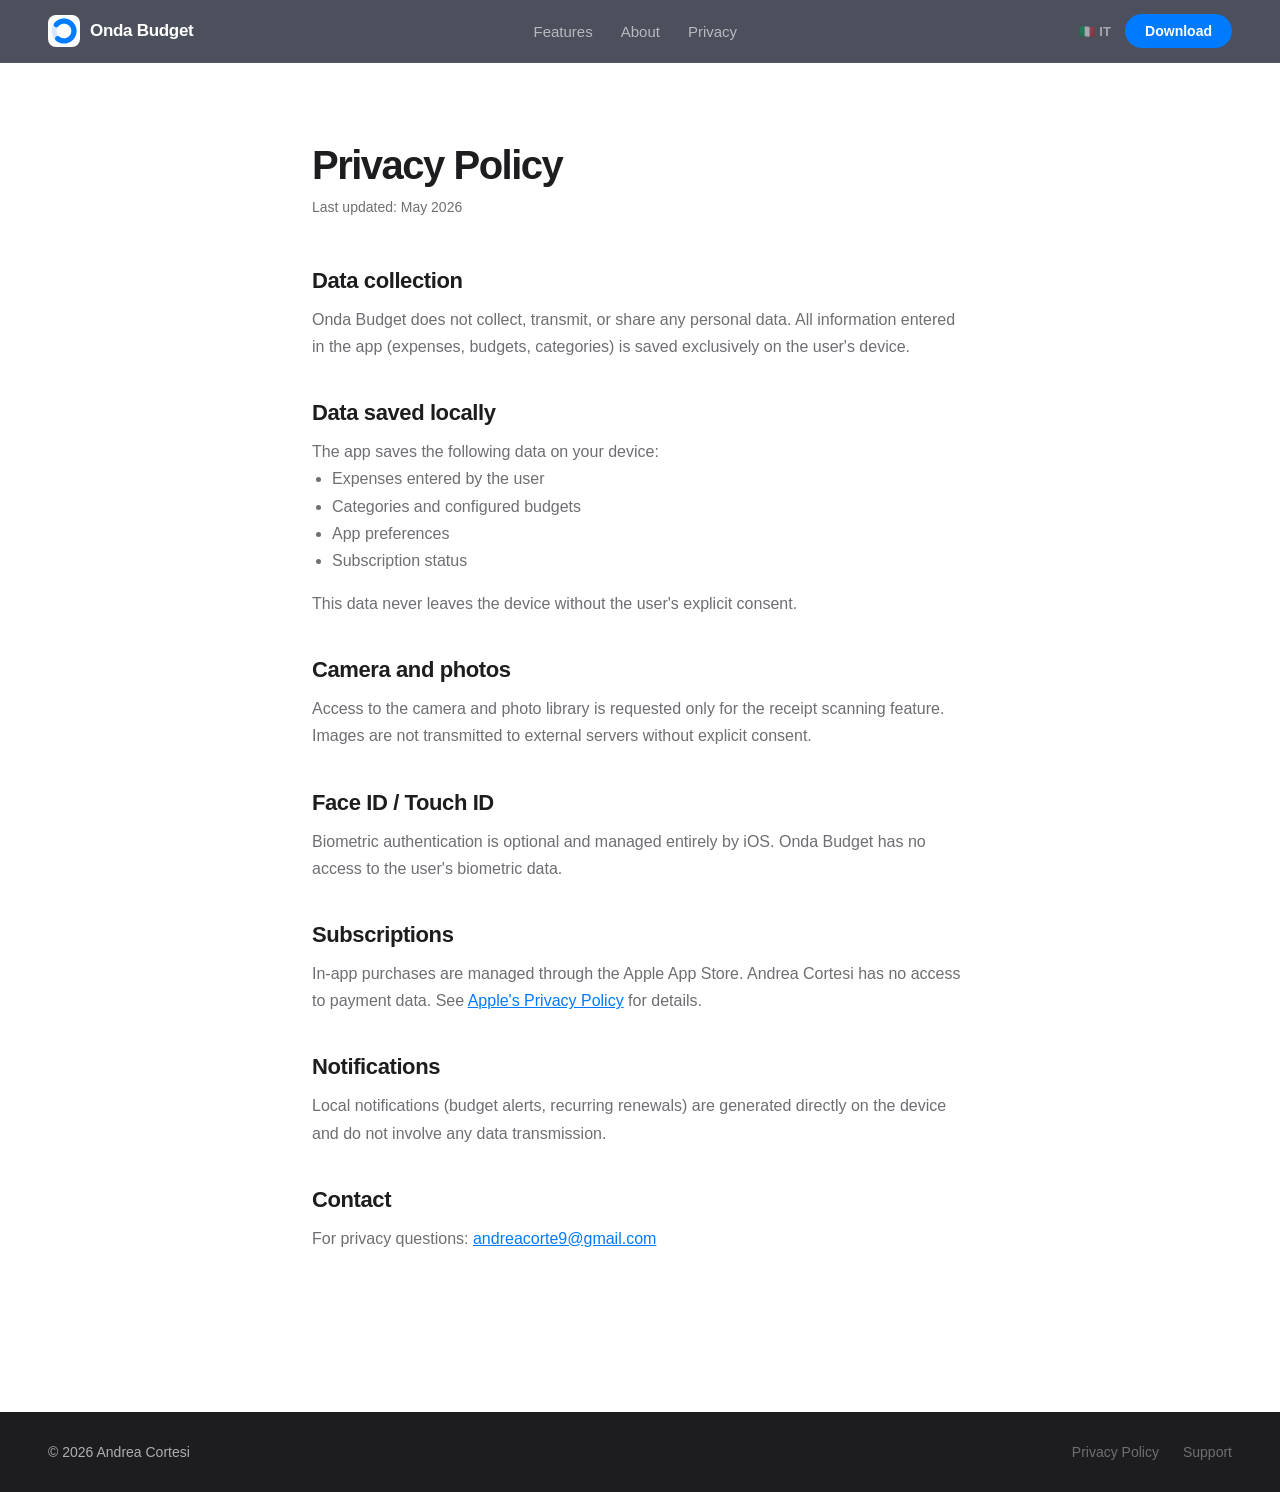
<file: privacy-en.html>
<!DOCTYPE html>
<html lang="en">
<head>
  <meta charset="UTF-8">
  <meta name="viewport" content="width=device-width, initial-scale=1.0">
  <title>Privacy Policy — Onda Budget</title>
  <meta name="description" content="Privacy policy for Onda Budget. Your data stays on your device. No servers, no tracking.">
  <meta name="robots" content="noindex, follow">
  <link rel="canonical" href="https://ondabudget.com/privacy-en.html">
  <meta name="theme-color" content="#007aff">
  <link rel="icon" type="image/png" href="assets/app-icon.png">
  <link rel="apple-touch-icon" href="assets/app-icon.png">
  <link rel="stylesheet" href="style.css">
</head>
<body>

<nav id="main-nav">
  <a href="en.html" class="nav-logo">
    <img src="assets/app-icon.png" alt="Onda Budget" class="nav-icon-img">
    <span class="nav-name">Onda Budget</span>
  </a>
  <div class="nav-links">
    <a href="en.html#features">Features</a>
    <a href="en.html#about">About</a>
    <a href="privacy-en.html">Privacy</a>
  </div>
  <div class="nav-right">
    <a href="privacy.html#forced" class="lang-switch" title="Switch to Italian">🇮🇹 IT</a>
    <a href="https://apps.apple.com/app/id6769332453" class="nav-cta" target="_blank" rel="noopener">Download</a>
  </div>
</nav>

<div class="privacy-content">
  <h1>Privacy Policy</h1>
  <p class="updated">Last updated: May 2026</p>

  <h2>Data collection</h2>
  <p>Onda Budget does not collect, transmit, or share any personal data. All information entered in the app (expenses, budgets, categories) is saved exclusively on the user's device.</p>

  <h2>Data saved locally</h2>
  <p>The app saves the following data on your device:</p>
  <ul>
    <li>Expenses entered by the user</li>
    <li>Categories and configured budgets</li>
    <li>App preferences</li>
    <li>Subscription status</li>
  </ul>
  <p>This data never leaves the device without the user's explicit consent.</p>

  <h2>Camera and photos</h2>
  <p>Access to the camera and photo library is requested only for the receipt scanning feature. Images are not transmitted to external servers without explicit consent.</p>

  <h2>Face ID / Touch ID</h2>
  <p>Biometric authentication is optional and managed entirely by iOS. Onda Budget has no access to the user's biometric data.</p>

  <h2>Subscriptions</h2>
  <p>In-app purchases are managed through the Apple App Store. Andrea Cortesi has no access to payment data. See <a href="https://www.apple.com/legal/privacy/" target="_blank" rel="noopener">Apple's Privacy Policy</a> for details.</p>

  <h2>Notifications</h2>
  <p>Local notifications (budget alerts, recurring renewals) are generated directly on the device and do not involve any data transmission.</p>

  <h2>Contact</h2>
  <p>For privacy questions: <a href="mailto:andreacorte9@gmail.com">andreacorte9@gmail.com</a></p>
</div>

<footer>
  <span>© 2026 Andrea Cortesi</span>
  <div class="footer-links">
    <a href="privacy-en.html">Privacy Policy</a>
    <a href="mailto:andreacorte9@gmail.com">Support</a>
  </div>
</footer>

<script src="script.js"></script>
</body>
</html>
</file>
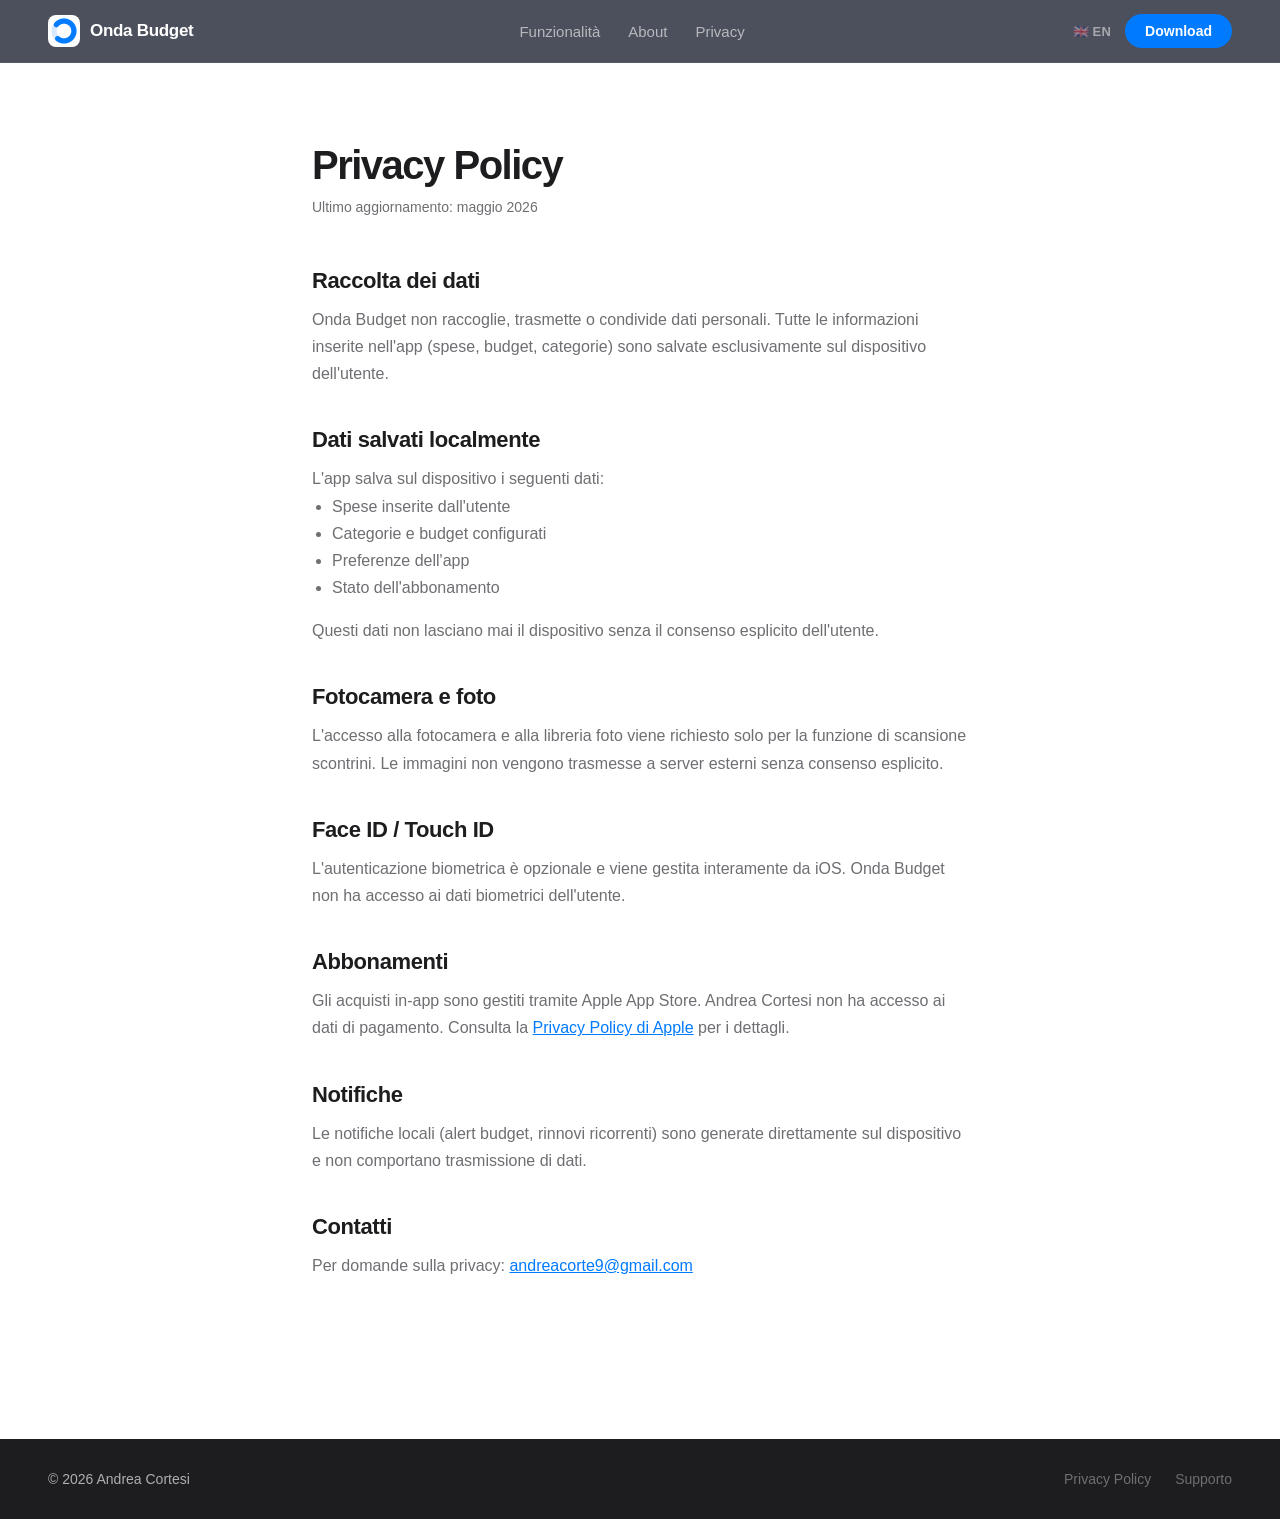
<file: privacy.html>
<!DOCTYPE html>
<html lang="it">
<head>
  <meta charset="UTF-8">
  <meta name="viewport" content="width=device-width, initial-scale=1.0">
  <title>Privacy Policy — Onda Budget</title>
  <meta name="description" content="Privacy policy di Onda Budget. I tuoi dati rimangono sul tuo dispositivo. Nessun server, nessun tracking.">
  <meta name="robots" content="noindex, follow">
  <link rel="canonical" href="https://ondabudget.com/privacy.html">
  <meta name="theme-color" content="#007aff">
  <link rel="icon" type="image/png" href="assets/app-icon.png">
  <link rel="apple-touch-icon" href="assets/app-icon.png">
  <link rel="stylesheet" href="style.css">
</head>
<body>

<nav id="main-nav">
  <a href="index.html" class="nav-logo">
    <img src="assets/app-icon.png" alt="Onda Budget" class="nav-icon-img">
    <span class="nav-name">Onda Budget</span>
  </a>
  <div class="nav-links">
    <a href="index.html#features">Funzionalità</a>
    <a href="index.html#about">About</a>
    <a href="privacy.html">Privacy</a>
  </div>
  <div class="nav-right">
    <a href="privacy-en.html#forced" class="lang-switch" title="Switch to English">🇬🇧 EN</a>
    <a href="https://apps.apple.com/app/id6769332453" class="nav-cta" target="_blank" rel="noopener">Download</a>
  </div>
</nav>

<div class="privacy-content">
  <h1>Privacy Policy</h1>
  <p class="updated">Ultimo aggiornamento: maggio 2026</p>

  <h2>Raccolta dei dati</h2>
  <p>Onda Budget non raccoglie, trasmette o condivide dati personali. Tutte le informazioni inserite nell'app (spese, budget, categorie) sono salvate esclusivamente sul dispositivo dell'utente.</p>

  <h2>Dati salvati localmente</h2>
  <p>L'app salva sul dispositivo i seguenti dati:</p>
  <ul>
    <li>Spese inserite dall'utente</li>
    <li>Categorie e budget configurati</li>
    <li>Preferenze dell'app</li>
    <li>Stato dell'abbonamento</li>
  </ul>
  <p>Questi dati non lasciano mai il dispositivo senza il consenso esplicito dell'utente.</p>

  <h2>Fotocamera e foto</h2>
  <p>L'accesso alla fotocamera e alla libreria foto viene richiesto solo per la funzione di scansione scontrini. Le immagini non vengono trasmesse a server esterni senza consenso esplicito.</p>

  <h2>Face ID / Touch ID</h2>
  <p>L'autenticazione biometrica è opzionale e viene gestita interamente da iOS. Onda Budget non ha accesso ai dati biometrici dell'utente.</p>

  <h2>Abbonamenti</h2>
  <p>Gli acquisti in-app sono gestiti tramite Apple App Store. Andrea Cortesi non ha accesso ai dati di pagamento. Consulta la <a href="https://www.apple.com/legal/privacy/it/" target="_blank" rel="noopener">Privacy Policy di Apple</a> per i dettagli.</p>

  <h2>Notifiche</h2>
  <p>Le notifiche locali (alert budget, rinnovi ricorrenti) sono generate direttamente sul dispositivo e non comportano trasmissione di dati.</p>

  <h2>Contatti</h2>
  <p>Per domande sulla privacy: <a href="mailto:andreacorte9@gmail.com">andreacorte9@gmail.com</a></p>
</div>

<footer>
  <span>© 2026 Andrea Cortesi</span>
  <div class="footer-links">
    <a href="privacy.html">Privacy Policy</a>
    <a href="mailto:andreacorte9@gmail.com">Supporto</a>
  </div>
</footer>

<script src="script.js"></script>
</body>
</html>
</file>
<file: style.css>
*, *::before, *::after { margin: 0; padding: 0; box-sizing: border-box; }

:root {
  --blue: #007aff;
  --purple: #5856d6;
  --green: #34c759;
  --orange: #ff9500;
  --red: #ff3b30;
  --text: #1d1d1f;
  --text-secondary: #6e6e73;
  --text-tertiary: #aeaeb2;
  --bg: #f5f5f7;
  --border: rgba(0,0,0,0.06);
  --hero-bg: #060d1e;
}

html { scroll-behavior: smooth; }
body { font-family: -apple-system, BlinkMacSystemFont, 'SF Pro Display', 'Helvetica Neue', sans-serif; color: var(--text); background: #fff; -webkit-font-smoothing: antialiased; }

/* ─── NAV ─────────────────────────────── */
nav {
  position: sticky; top: 0; z-index: 100;
  background: rgba(6,13,30,0.72);
  backdrop-filter: blur(24px);
  -webkit-backdrop-filter: blur(24px);
  border-bottom: 1px solid rgba(255,255,255,0.06);
  padding: 14px 48px;
  display: flex; justify-content: space-between; align-items: center;
  transition: background 0.3s, box-shadow 0.3s;
}
nav.scrolled {
  background: rgba(255,255,255,0.88);
  border-bottom-color: rgba(0,0,0,0.06);
  box-shadow: 0 2px 20px rgba(0,0,0,0.08);
}
nav.scrolled .nav-name { color: var(--text); }
nav.scrolled .nav-links a { color: var(--text-secondary); }
nav.scrolled .nav-links a:hover { color: var(--text); }
.nav-logo { display: flex; align-items: center; gap: 10px; text-decoration: none; }
.nav-icon-img { width: 32px; height: 32px; border-radius: 8px; flex-shrink: 0; }
.nav-name { font-weight: 700; font-size: 17px; letter-spacing: -0.3px; color: #fff; transition: color 0.3s; }
.nav-links { display: flex; gap: 28px; }
.nav-links a { font-size: 15px; color: rgba(255,255,255,0.6); text-decoration: none; transition: color 0.2s; }
.nav-links a:hover { color: #fff; }
.nav-right { display: flex; align-items: center; gap: 12px; }
.lang-switch { font-size: 13px; font-weight: 600; color: rgba(255,255,255,0.5); text-decoration: none; letter-spacing: 0.2px; transition: color 0.2s; padding: 4px 2px; }
.lang-switch:hover { color: rgba(255,255,255,0.9); }
nav.scrolled .lang-switch { color: var(--text-secondary); }
nav.scrolled .lang-switch:hover { color: var(--text); }
.nav-cta { background: var(--blue); color: #fff; padding: 9px 20px; border-radius: 22px; font-size: 14px; font-weight: 600; text-decoration: none; transition: opacity 0.2s; }
.nav-cta:hover { opacity: 0.85; }

/* ─── HERO ─────────────────────────────── */
@keyframes orb-drift-1 {
  0%, 100% { transform: translate(0, 0) scale(1); }
  25%  { transform: translate(50px, -40px) scale(1.08); }
  60%  { transform: translate(-30px, 30px) scale(0.94); }
}
@keyframes orb-drift-2 {
  0%, 100% { transform: translate(0, 0) scale(1); }
  40%  { transform: translate(-60px, 50px) scale(1.12); }
  75%  { transform: translate(40px, -20px) scale(0.92); }
}
@keyframes orb-drift-3 {
  0%, 100% { transform: translate(0, 0); }
  50%  { transform: translate(30px, -60px); }
}
@keyframes gradient-shift {
  0%   { background-position: 0% 50%; }
  50%  { background-position: 100% 50%; }
  100% { background-position: 0% 50%; }
}
@keyframes ticker-scroll {
  0%   { transform: translateX(0); }
  100% { transform: translateX(-50%); }
}

.hero {
  background: var(--hero-bg);
  padding: 0;
  text-align: center;
  position: relative; overflow: hidden;
}
.hero-glow {
  position: absolute; border-radius: 50%; pointer-events: none;
  filter: blur(90px); will-change: transform;
}
.hero-glow--blue {
  width: 700px; height: 600px;
  background: radial-gradient(circle, rgba(0,122,255,0.28) 0%, transparent 65%);
  top: -160px; left: 50%; margin-left: -400px;
  animation: orb-drift-1 14s ease-in-out infinite;
}
.hero-glow--purple {
  width: 500px; height: 500px;
  background: radial-gradient(circle, rgba(88,86,214,0.22) 0%, transparent 65%);
  bottom: 40px; right: -100px;
  animation: orb-drift-2 18s ease-in-out infinite 2s;
}
.hero-glow--teal {
  width: 320px; height: 320px;
  background: radial-gradient(circle, rgba(52,199,89,0.12) 0%, transparent 65%);
  top: 40%; left: 5%;
  animation: orb-drift-3 20s ease-in-out infinite 4s;
}
.hero-dots {
  position: absolute; inset: 0; z-index: 0; pointer-events: none;
  background-image: radial-gradient(rgba(255,255,255,0.07) 1px, transparent 1px);
  background-size: 30px 30px;
  -webkit-mask-image: radial-gradient(ellipse 80% 80% at 50% 50%, black 40%, transparent 100%);
  mask-image: radial-gradient(ellipse 80% 80% at 50% 50%, black 40%, transparent 100%);
}

.hero-content {
  position: relative; z-index: 2;
  padding: 120px 48px 80px;
}

.hero-badge {
  display: inline-flex; align-items: center; gap: 8px;
  background: rgba(0,122,255,0.15);
  border: 1px solid rgba(0,122,255,0.3);
  color: #5aabff;
  padding: 8px 20px; border-radius: 24px;
  font-size: 13px; font-weight: 600; letter-spacing: 0.3px;
  margin-bottom: 36px;
}
.hero h1 {
  font-size: clamp(48px, 7vw, 88px);
  font-weight: 800; letter-spacing: -4px; line-height: 0.96;
  margin-bottom: 28px; color: #fff;
}
.gradient-text {
  background: linear-gradient(90deg, #5aabff 0%, #a78bfa 40%, #34d399 70%, #5aabff 100%);
  background-size: 300% 300%;
  -webkit-background-clip: text;
  -webkit-text-fill-color: transparent;
  background-clip: text;
  animation: gradient-shift 5s ease infinite;
}
.hero-sub {
  font-size: clamp(16px, 1.8vw, 19px);
  color: rgba(255,255,255,0.5);
  line-height: 1.7; max-width: 500px;
  margin: 0 auto 52px; font-weight: 400;
}
.hero-cta {
  display: flex; justify-content: center;
  margin-bottom: 20px;
}
.btn-appstore {
  background: #fff; color: var(--text);
  padding: 16px 34px; border-radius: 18px;
  display: flex; align-items: center; gap: 14px;
  text-decoration: none;
  box-shadow: 0 0 0 1px rgba(255,255,255,0.1), 0 12px 40px rgba(0,0,0,0.5);
  transition: transform 0.2s, box-shadow 0.2s;
}
.btn-appstore:hover { transform: translateY(-3px); box-shadow: 0 0 0 1px rgba(255,255,255,0.15), 0 20px 60px rgba(0,0,0,0.6); }
.btn-appstore-icon { width: 24px; height: 24px; flex-shrink: 0; fill: var(--text); }
.btn-appstore-text small { display: block; font-size: 11px; font-weight: 400; color: var(--text-secondary); }
.btn-appstore-text strong { display: block; font-size: 18px; font-weight: 700; letter-spacing: -0.4px; color: var(--text); }

.hero-qr {
  display: flex; flex-direction: column; align-items: center; gap: 6px;
  margin-bottom: 32px;
}
#qr-canvas { border-radius: 8px; opacity: 0.7; }
.qr-label { font-size: 11px; color: rgba(255,255,255,0.25); font-weight: 500; }

.hero-trust {
  display: flex; justify-content: center; align-items: center;
  gap: 14px; flex-wrap: wrap;
  font-size: 13px; color: rgba(255,255,255,0.28);
  font-weight: 500; letter-spacing: 0.1px;
}
.trust-sep { opacity: 0.3; }

/* ── TICKER */
.hero-ticker { display: none; }
.hero-ticker-hidden {
  position: relative; z-index: 2;
  height: 48px;
  overflow: hidden;
  border-top: 1px solid rgba(255,255,255,0.06);
  background: rgba(255,255,255,0.025);
  -webkit-mask-image: linear-gradient(90deg, transparent 0%, black 6%, black 94%, transparent 100%);
  mask-image: linear-gradient(90deg, transparent 0%, black 6%, black 94%, transparent 100%);
}
.ticker-track {
  position: absolute; top: 0; left: 0;
  height: 100%;
  display: flex; flex-wrap: nowrap; align-items: center;
  gap: 20px;
  animation: ticker-scroll 40s linear infinite;
  will-change: transform;
}
.tick-item {
  font-size: 13px; color: rgba(255,255,255,0.28);
  white-space: nowrap; flex-shrink: 0;
  font-weight: 500;
}
.tick-item strong { color: rgba(255,255,255,0.58); font-weight: 700; }
.tick-sep { color: rgba(255,255,255,0.1); font-size: 14px; flex-shrink: 0; user-select: none; }

/* ─── WAVE ─────────────────────────────── */
.wave--dark { display: block; width: 100%; overflow: hidden; line-height: 0; background: var(--hero-bg); }
.wave-to-blue { display: block; width: 100%; overflow: hidden; line-height: 0; background: #fff; }

/* ─── FEATURES ─────────────────────────── */
.features { background: #fff; padding: 100px 48px 110px; }
.section-eyebrow {
  font-size: 12px; color: var(--blue); font-weight: 700;
  letter-spacing: 2px; text-transform: uppercase;
  text-align: center; margin-bottom: 16px;
}
.section-title {
  font-size: clamp(30px, 3.8vw, 48px); font-weight: 800;
  letter-spacing: -1.5px; text-align: center;
  margin-bottom: 56px; line-height: 1.1; color: var(--text);
}

/* bento — 6-col asymmetric */
.features-bento {
  display: grid;
  grid-template-columns: repeat(6, 1fr);
  gap: 16px; max-width: 940px; margin: 0 auto;
}
.feat-card--budget   { grid-column: span 4; }
.feat-card--privacy  { grid-column: span 2; }
.feat-card--stats    { grid-column: span 3; }
.feat-card--recurring { grid-column: span 3; }

.feat-card {
  border-radius: 24px; padding: 0;
  border: 1px solid rgba(0,0,0,0.06);
  overflow: hidden;
  opacity: 0; transform: translateY(24px);
  transition: opacity 0.6s ease, transform 0.6s ease, box-shadow 0.25s;
  display: flex; flex-direction: column;
}
.feat-card:hover { box-shadow: 0 12px 40px rgba(0,0,0,0.1); transform: translateY(-2px) !important; }
.feat-card.visible { opacity: 1; transform: translateY(0); }

/* per-card color themes */
.feat-card--budget   { background: linear-gradient(160deg, #f0f7ff 0%, #fafbff 100%); border-color: rgba(0,122,255,0.1); }
.feat-card--privacy  { background: linear-gradient(160deg, #fff8f0 0%, #fffcf9 100%); border-color: rgba(255,149,0,0.1); }
.feat-card--stats    { background: linear-gradient(160deg, #f3f0ff 0%, #fafaff 100%); border-color: rgba(88,86,214,0.1); }
.feat-card--recurring { background: linear-gradient(160deg, #f0fbf3 0%, #fafffe 100%); border-color: rgba(52,199,89,0.1); }

/* top accent line */
.feat-card-accent { height: 3px; flex-shrink: 0; }
.feat-card--budget   .feat-card-accent { background: linear-gradient(90deg, var(--blue), #5aabff); }
.feat-card--privacy  .feat-card-accent { background: linear-gradient(90deg, var(--orange), #ffcc00); }
.feat-card--stats    .feat-card-accent { background: linear-gradient(90deg, var(--purple), #a78bfa); }
.feat-card--recurring .feat-card-accent { background: linear-gradient(90deg, var(--green), #34d399); }

/* visual preview area */
.feat-visual {
  padding: 20px 24px 16px;
  flex-shrink: 0;
}

/* text area */
.feat-card-body { padding: 0 24px 28px; flex: 1; }
.feat-icon { font-size: 28px; margin-bottom: 10px; display: block; }
.feat-title { font-size: 18px; font-weight: 700; margin-bottom: 8px; letter-spacing: -0.4px; line-height: 1.2; }
.feat-desc { font-size: 14px; color: var(--text-secondary); line-height: 1.6; }

/* ── Progress bars (budget) */
.prog-rows { display: flex; flex-direction: column; gap: 10px; }
.prog-row { display: flex; align-items: center; gap: 10px; }
.prog-label { font-size: 12px; color: var(--text-secondary); width: 96px; flex-shrink: 0; font-weight: 500; }
.prog-track { flex: 1; height: 7px; background: rgba(0,0,0,0.07); border-radius: 4px; overflow: hidden; }
.prog-fill { height: 100%; background: var(--blue); border-radius: 4px; }
.prog-fill--warn { background: var(--orange); }
.prog-fill--over { background: var(--red); }
.prog-fill--ok   { background: var(--green); }
.prog-pct { font-size: 11px; font-weight: 700; color: var(--text-tertiary); width: 34px; text-align: right; flex-shrink: 0; }
.prog-pct--warn { color: var(--orange); }
.prog-pct--over { color: var(--red); }

/* ── Mini bar chart (stats) */
.mini-chart { display: flex; align-items: flex-end; gap: 5px; height: 72px; }
.mini-bar { flex: 1; height: var(--h); background: rgba(88,86,214,0.2); border-radius: 3px 3px 0 0; }
.mini-bar--today { background: var(--purple); }
.mini-chart-total { margin-top: 10px; font-size: 15px; font-weight: 800; color: var(--text); letter-spacing: -0.4px; }
.mini-chart-total span { font-size: 12px; font-weight: 400; color: var(--text-tertiary); margin-left: 4px; }

/* ── Recurring list */
.rec-row {
  display: flex; align-items: center; gap: 8px;
  padding: 9px 12px; border-radius: 12px;
  background: rgba(255,255,255,0.7);
  margin-bottom: 6px;
  border: 1px solid rgba(0,0,0,0.04);
}
.rec-row:last-child { margin-bottom: 0; }
.rec-row--soon { background: rgba(255,149,0,0.08); border-color: rgba(255,149,0,0.15); }
.rec-icon { font-size: 14px; flex-shrink: 0; }
.rec-name { flex: 1; font-size: 13px; font-weight: 600; color: var(--text); }
.rec-date { font-size: 11px; color: var(--text-tertiary); margin-right: 4px; }
.rec-date--soon { color: var(--orange); font-weight: 700; }
.rec-amt { font-size: 13px; font-weight: 700; color: var(--text); }

/* ── Privacy checklist */
.priv-badge {
  display: inline-block;
  background: rgba(255,149,0,0.12);
  color: #c87000;
  padding: 6px 12px; border-radius: 10px;
  font-size: 12px; font-weight: 700;
  margin-bottom: 14px;
}
.priv-checks { display: flex; flex-direction: column; gap: 7px; }
.priv-check { font-size: 13px; color: var(--text-secondary); font-weight: 500; display: flex; align-items: center; gap: 7px; }
.priv-tick { color: var(--green); font-weight: 800; font-size: 14px; }

/* ─── ABOUT ─────────────────────────────── */
.about {
  background: linear-gradient(135deg, var(--blue) 0%, var(--purple) 100%);
  padding: 100px 48px; color: #fff; text-align: center;
  position: relative; overflow: hidden;
}
.about::before {
  content: '';
  position: absolute; bottom: -100px; right: -80px;
  width: 500px; height: 500px;
  background: rgba(255,255,255,0.05); border-radius: 50%;
}
.about::after {
  content: '';
  position: absolute; top: -80px; left: -80px;
  width: 350px; height: 350px;
  background: rgba(255,255,255,0.04); border-radius: 50%;
}
.about-icon {
  width: 72px; height: 72px; border-radius: 18px;
  margin-bottom: 28px; position: relative; z-index: 1;
  box-shadow: 0 8px 32px rgba(0,0,0,0.3), 0 0 0 1px rgba(255,255,255,0.15);
}
.about h2 { font-size: clamp(30px, 4vw, 52px); font-weight: 800; letter-spacing: -2px; margin-bottom: 20px; line-height: 1.08; position: relative; z-index: 1; }
.about p { font-size: 17px; opacity: 0.78; max-width: 460px; margin: 0 auto 32px; line-height: 1.7; position: relative; z-index: 1; }
.about-pills {
  display: flex; justify-content: center; gap: 10px; flex-wrap: wrap;
  margin-bottom: 40px; position: relative; z-index: 1;
}
.about-pill {
  background: rgba(255,255,255,0.12);
  border: 1px solid rgba(255,255,255,0.2);
  color: rgba(255,255,255,0.85);
  padding: 6px 16px; border-radius: 20px;
  font-size: 13px; font-weight: 600;
}
.about-cta {
  background: #fff; color: var(--text);
  padding: 15px 32px; border-radius: 16px;
  font-size: 16px; font-weight: 700; letter-spacing: -0.3px;
  text-decoration: none; display: inline-flex; align-items: center; gap: 10px;
  transition: transform 0.2s, box-shadow 0.2s;
  box-shadow: 0 8px 32px rgba(0,0,0,0.25);
  position: relative; z-index: 1;
}
.about-cta svg { width: 18px; height: 18px; flex-shrink: 0; }
.about-cta:hover { transform: translateY(-2px); box-shadow: 0 16px 48px rgba(0,0,0,0.35); }

/* ─── FOOTER ─────────────────────────────── */
footer {
  background: var(--text); color: var(--text-tertiary);
  padding: 32px 48px;
  display: flex; justify-content: space-between; align-items: center;
  font-size: 14px;
}
.footer-links { display: flex; gap: 24px; }
.footer-links a { color: #6e6e73; text-decoration: none; transition: color 0.2s; }
.footer-links a:hover { color: #aeaeb2; }

/* ─── FADE-IN ─────────────────────────────── */
.fade-up { opacity: 0; transform: translateY(28px); transition: opacity 0.7s ease, transform 0.7s ease; }
.fade-up.visible { opacity: 1; transform: translateY(0); }

/* hero blur-reveal */
.fade-blur {
  opacity: 0; transform: translateY(20px);
  filter: blur(8px);
  transition: opacity 0.8s cubic-bezier(0.16,1,0.3,1), transform 0.8s cubic-bezier(0.16,1,0.3,1), filter 0.8s cubic-bezier(0.16,1,0.3,1);
}
.fade-blur.visible { opacity: 1; transform: translateY(0); filter: blur(0); }

/* ─── PRIVACY PAGE ─────────────────────────── */
.privacy-content { max-width: 720px; margin: 80px auto; padding: 0 32px 80px; }
.privacy-content h1 { font-size: 40px; font-weight: 800; letter-spacing: -1.5px; margin-bottom: 8px; }
.privacy-content .updated { color: var(--text-secondary); font-size: 14px; margin-bottom: 48px; }
.privacy-content h2 { font-size: 22px; font-weight: 700; margin: 40px 0 12px; letter-spacing: -0.4px; }
.privacy-content p, .privacy-content li { font-size: 16px; color: var(--text-secondary); line-height: 1.7; }
.privacy-content ul { padding-left: 20px; margin-bottom: 16px; }
.privacy-content a { color: var(--blue); }

/* ─── RESPONSIVE ─────────────────────────── */
@media (max-width: 768px) {
  nav { padding: 12px 20px; }
  .nav-links { display: none; }
  .hero-content { padding: 80px 24px 64px; }
  .hero h1 { letter-spacing: -2.5px; }
  .hero-trust { gap: 8px; }
  .features { padding: 72px 24px 80px; }
  .features-bento { grid-template-columns: 1fr; }
  .feat-card--budget,
  .feat-card--privacy,
  .feat-card--stats,
  .feat-card--recurring { grid-column: span 1; }
  .about { padding: 72px 24px; }
  footer { flex-direction: column; gap: 16px; text-align: center; }
  .privacy-content { margin: 48px auto; }
}
</file>
